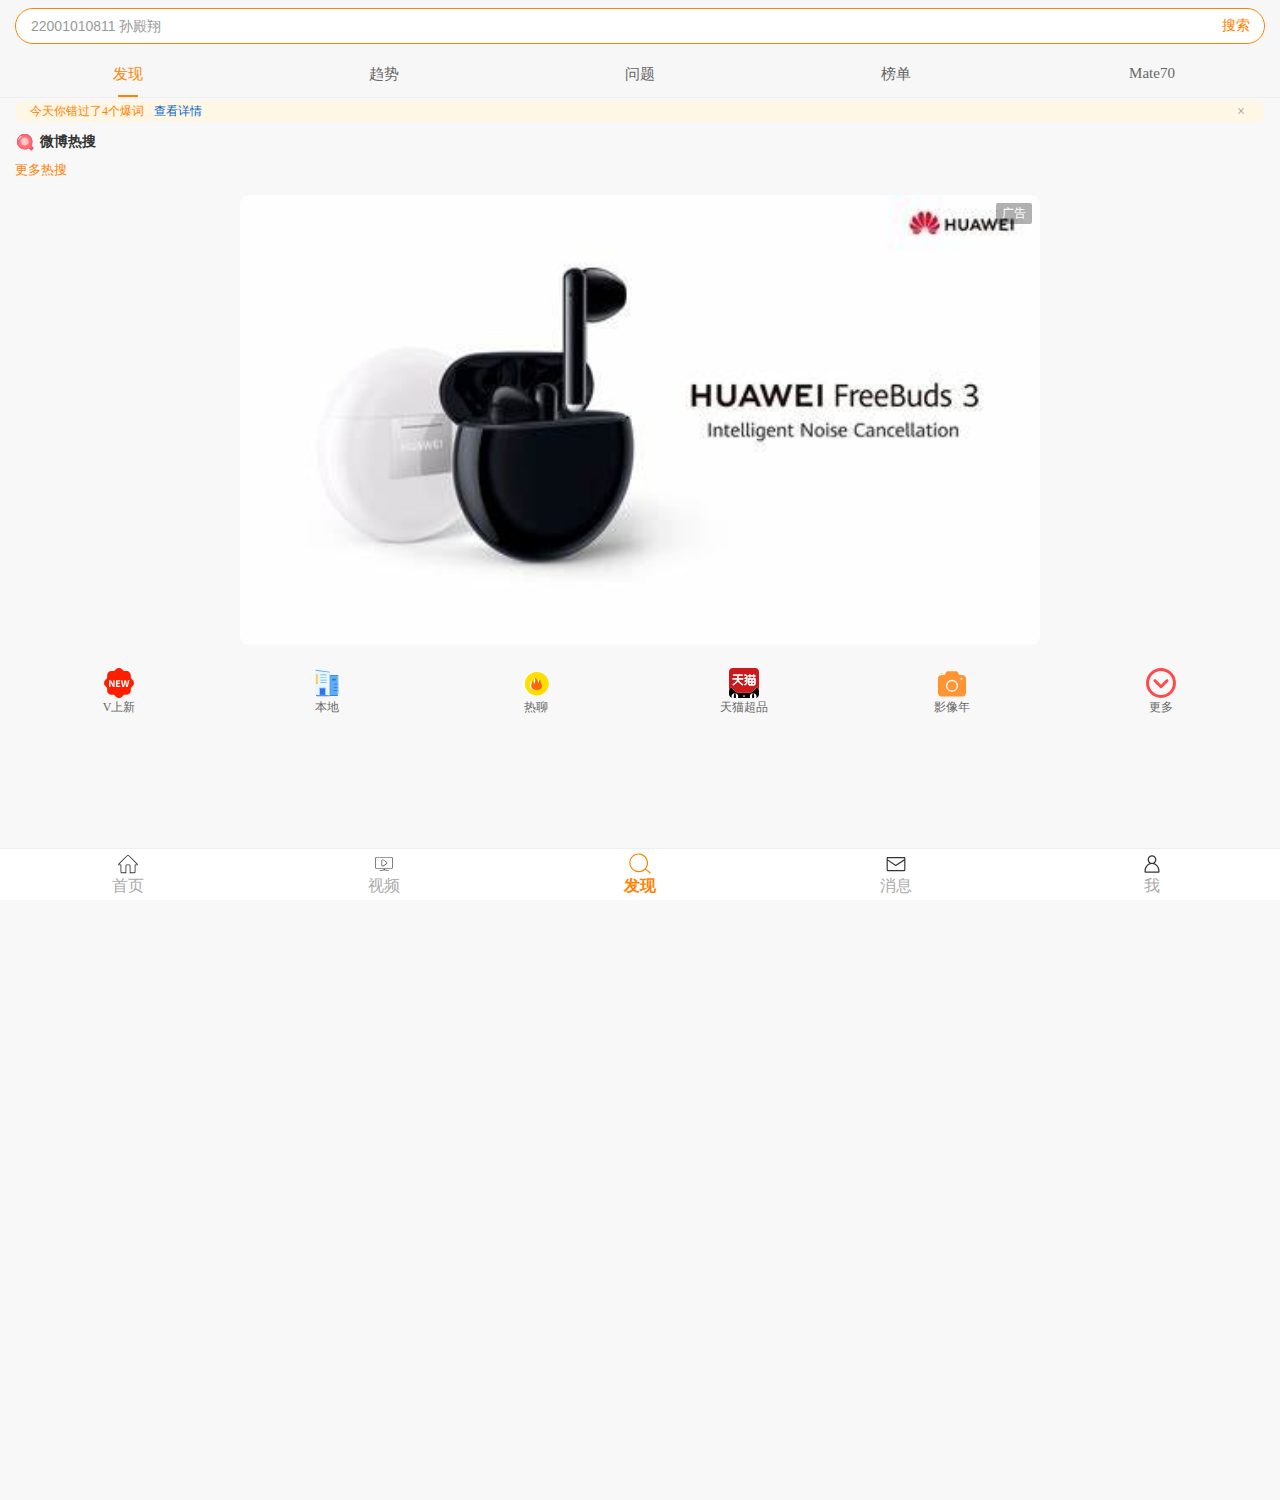
<file: index.html>
<!DOCTYPE html>
<html lang="en">
    <head>
        <meta charset="UTF-8">
        <meta name="viewport" content="width=device-width, initial-scale=1.0, maximum-scale=1.0, user-scalable=no">
        <title>发现页面</title>
        <link rel="stylesheet" href="./css/sundianxiang.css">
        <link rel="stylesheet" href="./css/index.css">
    </head>
<body>
    <!-- 搜索栏 -->
    <div class="sun_search-bar">
        <form action="./html/news.html">
            <input type="text" placeholder="22001010811 孙殿翔">
        </form>
        <span class="sun_search-text">搜索</span>
    </div>

    <!-- 导航栏 -->
    <div class="sun_nav-bar">
        <div class="sun_nav-item active">发现</div>
        <div class="sun_nav-item">趋势</div>
        <div class="sun_nav-item">问题</div>
        <div class="sun_nav-item">榜单</div>
        <div class="sun_nav-item">Mate70</div>
    </div>

    <!-- 热搜 -->
    <div class="sun_hot-tips">
        <span>今天你错过了4个爆词</span>
        <a href="#">查看详情</a>
        <span class="sun_close"">×</span>
    </div>

    <div class="sun_hot-title">
        <svg class="sun_icon" aria-hidden="true">
            <use xlink:href="#icon-sousuo1"></use>
        </svg>
        <span>微博热搜</span>
    </div>

    <div class="sun_hot-list">
        <!-- 热搜信息 -->
        <div class="sun_hot-item sun_more-hot">
            <span class="sun_title">更多热搜</span>
        </div>
    </div>

    <!-- 广告区域 -->
    <div class="sun_advertisement">
        <div class="sun_lunbo">
            <img id="lunbo_img" src="./img/广告1.jpg" alt="轮播图">
            <span class="sun_ad-tag">广告</span>
        </div>
    </div>

    <!-- 图标导航 -->
    <div class="sun_icon-nav">
        <div class="sun_nav-item1">
            <svg class="sun_icon" aria-hidden="true">
                <use xlink:href="#icon-iconfont37newtag"></use>
            </svg>
            <span>V上新</span>
        </div>
        <div class="sun_nav-item1">
            <svg class="sun_icon" aria-hidden="true">
                <use xlink:href="#icon-fangzi"></use>
            </svg>
            <span>本地</span>
        </div>
        <div class="sun_nav-item1">
            <svg class="sun_icon" aria-hidden="true">
                <use xlink:href="#icon-reliao_hover"></use>
            </svg>
            <span>热聊</span>
        </div>
        <div class="sun_nav-item1">
            <svg class="sun_icon" aria-hidden="true">
                <use xlink:href="#icon-tianmao"></use>
            </svg>
            <span>天猫超品</span>
        </div>
        <div class="sun_nav-item1">
            <svg class="sun_icon" aria-hidden="true">
                <use xlink:href="#icon-yingxiangxitong"></use>
            </svg>
            <span>影像年</span>
        </div>
        <div class="sun_nav-item1">
            <svg class="sun_icon" aria-hidden="true">
                <use xlink:href="#icon-xiagengduo"></use>
            </svg>
            <span>更多</span>
        </div>
    </div>

    <!-- 底部导航栏 -->
    <ul class="sun_bottom_nav" id="sun_fixed">
        <li class="sun_nav_item">
                <svg class="sun_icon" aria-hidden="true">
                    <use xlink:href="#icon-shouye"></use>
                </svg>
                <p>首页</p>
        </li>
        <li class="sun_nav_item">
            <svg class="sun_icon" aria-hidden="true">
                <use xlink:href="#icon-shipin"></use>
            </svg>
            <p>视频</p>
        </li>
        <li class="sun_nav_item sun_active">
            <svg class="sun_icon" aria-hidden="true">
                <use xlink:href="#icon-sousuo"></use>
            </svg>
            <p>发现</p>
        </li>
        <li class="sun_nav_item">
            <a href="./html/xiaoxi.html">
                <svg class="sun_icon" aria-hidden="true">
                    <use xlink:href="#icon-duanxinxiaoxi"></use>
                </svg>
                <p>消息</p>
            </a>
        </li>
        <li class="sun_nav_item">
            <a href="./html/geren.html">
                <svg class="sun_icon" aria-hidden="true">
                    <use xlink:href="#icon-wo"></use>
                </svg>
                <p>我</p>
            </a>
        </li>
    </ul>
    <script src="./js/index.js"></script>
    <script src="./fonts/iconfont.js"></script>
</body>
</html>
</file>
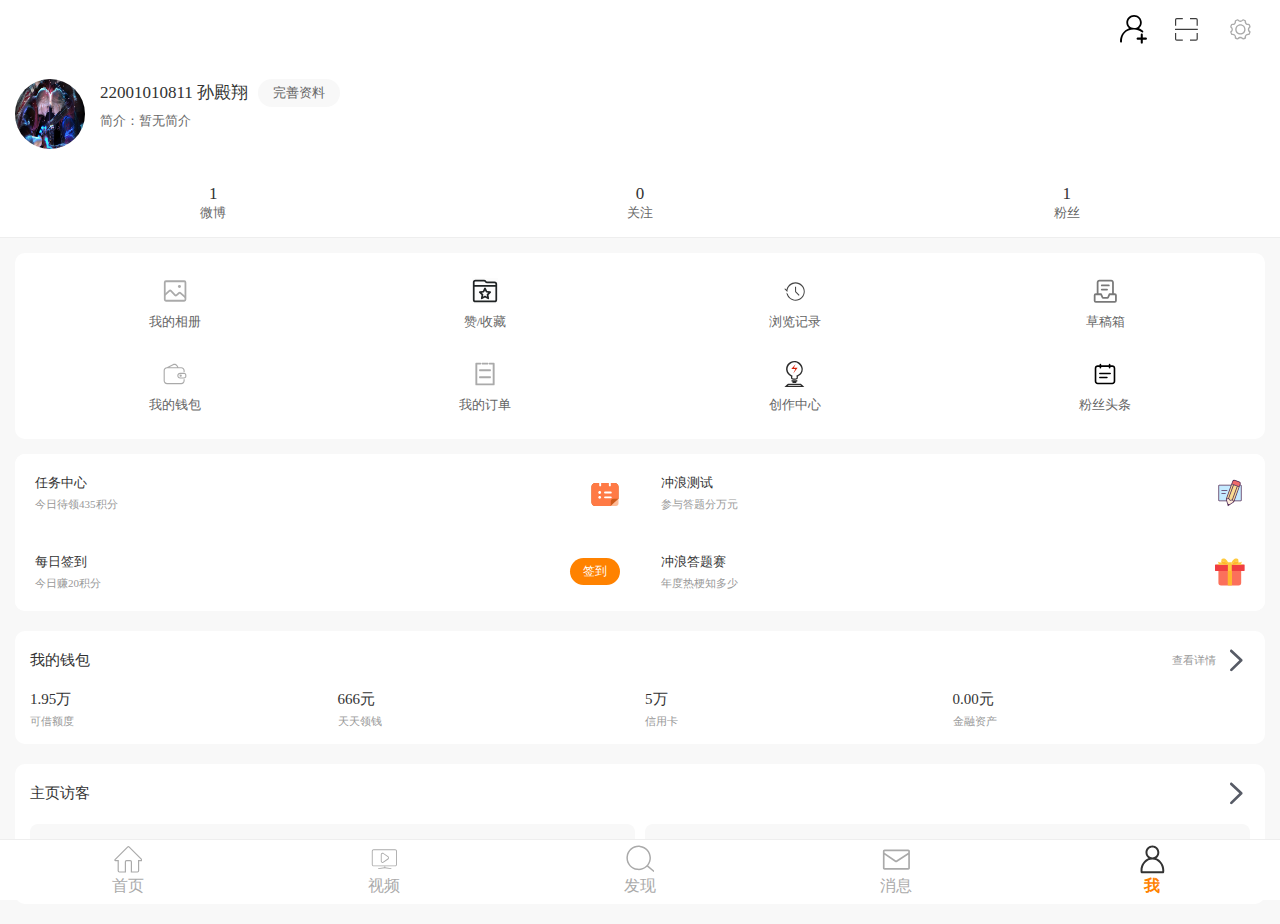
<file: html/geren.html>
<!DOCTYPE html>
<html lang="en">
<head>
    <meta charset="UTF-8">
    <meta name="viewport" content="width=device-width, initial-scale=1.0, maximum-scale=1.0, user-scalable=no">
    <title>个人主页</title>
    <link rel="stylesheet" href="../css/geren.css">
    <link rel="stylesheet" href="../css/sundianxiang.css">
</head>
<body>
    <!-- 顶部图标区 -->
    <div class="sun_top-icons">
        <div class="sun_left"></div>
        <div class="sun_right">
            <svg class="sun_icon" aria-hidden="true">
                <use xlink:href="#icon-tianjiagerenxinxi"></use>
            </svg>
            <svg class="sun_icon" aria-hidden="true">
                <use xlink:href="#icon-saoyisao"></use>
            </svg>
            <svg class="sun_icon" aria-hidden="true">
                <use xlink:href="#icon-shezhi"></use>
            </svg>
        </div>
    </div>

    <!-- 用户信息区 -->
    <div class="sun_user-info">
        <img src="../img/头像.jpg" alt="头像">
        <div class="sun_user-details">
            <div class="sun_username">
                22001010811 孙殿翔 
                <a href="./ziliao.html">
                    <button class="sun_edit-profile">
                        完善资料
                    </button>
                </a>
            </div>
            <div class="sun_bio">简介：暂无简介</div>
        </div>
    </div>

    <!-- 社交 -->
    <div class="sun_social">
        <div class="sun_item">
            <div class="sun_num">1</div>
            <div class="sun_label">微博</div>
        </div>
        <div class="sun_item">
            <div class="sun_num">0</div>
            <div class="sun_label">关注</div>
        </div>
        <div class="sun_item">
            <div class="sun_num">1</div>
            <div class="sun_label">粉丝</div>
        </div>
    </div>

    <!-- 功能菜单 -->
    <div class="sun_function">
        <div class="sun_function-item">
            <svg class="sun_icon" aria-hidden="true">
                <use xlink:href="#icon-tupian"></use>
            </svg>
            <span>我的相册</span>
        </div>
        <div class="sun_function-item">
            <svg class="sun_icon" aria-hidden="true">
                <use xlink:href="#icon-shoucangjia1"></use>
            </svg>
            <span>赞/收藏</span>
        </div>
        <div class="sun_function-item">
            <svg class="sun_icon" aria-hidden="true">
                <use xlink:href="#icon-lishijilu_o"></use>
            </svg>
            <span>浏览记录</span>
        </div>
        <div class="sun_function-item">
            <svg class="sun_icon" aria-hidden="true">
                <use xlink:href="#icon-caogaoxiang"></use>
            </svg>
            <span>草稿箱</span>
        </div>
        <div class="sun_function-item">
            <svg class="sun_icon" aria-hidden="true">
                <use xlink:href="#icon-qianbao"></use>
            </svg>
            <span>我的钱包</span>
        </div>
        <div class="sun_function-item">
            <svg class="sun_icon" aria-hidden="true">
                <use xlink:href="#icon-wodedingdan"></use>
            </svg>
            <span>我的订单</span>
        </div>
        <div class="sun_function-item">
            <svg class="sun_icon" aria-hidden="true">
                <use xlink:href="#icon-chuangzuozhongxin"></use>
            </svg>
            <span>创作中心</span>
        </div>
        <div class="sun_function-item">
            <svg class="sun_icon" aria-hidden="true">
                <use xlink:href="#icon-rili"></use>
            </svg>
            <span>粉丝头条</span>
        </div>
    </div>

    <!-- 任务中心 -->
    <div class="sun_task-center">
        <div class="sun_task-item">
            <div class="sun_task-text">
                <div class="sun_task-title">任务中心</div>
                <div class="sun_task-desc">今日待领435积分</div>
            </div>
            <svg class="sun_icon" aria-hidden="true">
                <use xlink:href="#icon-woderenwu"></use>
            </svg>
        </div>
        <div class="sun_task-item">
            <div class="sun_task-text">
                <div class="sun_task-title">冲浪测试</div>
                <div class="sun_task-desc">参与答题分万元</div>
            </div>
            <svg class="sun_icon" aria-hidden="true">
                <use xlink:href="#icon-ceshi"></use>
            </svg>
        </div>
        <div class="sun_task-item">
            <div class="sun_task-text">
                <div class="sun_task-title">每日签到</div>
                <div class="sun_task-desc">今日赚20积分</div>
            </div>
            <button class="sun_sign-in-btn">签到</button>
        </div>
        <div class="sun_task-item">
            <div class="sun_task-text">
                <div class="sun_task-title">冲浪答题赛</div>
                <div class="sun_task-desc">年度热梗知多少</div>
            </div>
            <svg class="sun_icon" aria-hidden="true">
                <use xlink:href="#icon-libao"></use>
            </svg>
        </div>
    </div>

    <!-- 我的钱包 -->
    <div class="sun_wallet-box">
        <div class="sun_wallet-header">
            <div class="sun_wallet-title">我的钱包</div>
            <div class="sun_wallet">
                <span class="sun_detail-text">查看详情</span>
                <svg class="sun_icon" aria-hidden="true">
                    <use xlink:href="#icon-xiangyou1"></use>
                </svg>
            </div>
        </div>
        <div class="sun_wallet-grid">
            <div>
                <div class="sun_wallet-value">1.95万</div>
                <div class="sun_wallet-label">可借额度</div>
            </div>
            <div>
                <div class="sun_wallet-value">666元</div>
                <div class="sun_wallet-label">天天领钱</div>
            </div>
            <div>
                <div class="sun_wallet-value">5万</div>
                <div class="sun_wallet-label">信用卡</div>
            </div>
            <div>
                <div class="sun_wallet-value">0.00元</div>
                <div class="sun_wallet-label">金融资产</div>
            </div>
        </div>
    </div>

    <!-- 主页访客 -->
    <div class="sun_visitor-box">
        <div class="sun_visitor-header">
            <div class="sun_visitor-title">主页访客</div>
            <div class="sun_visitor-more">
                <svg class="sun_icon" aria-hidden="true">
                    <use xlink:href="#icon-xiangyou1"></use>
                </svg>
            </div>
        </div>
        <div class="sun_visitor-grid">
            <div class="sun_visitor-item">
                <div class="sun_visitor-left">
                    <div class="sun_visitor-label">近期来访</div>
                    <div class="sun_visitor-count">访客总数0</div>
                </div>
                <div class="sun_visitor-avatar">
                    <img src="../img/头像.jpg" alt="默认头像">
                </div>
            </div>
            <div class="sun_visitor-item">
                <div class="sun_visitor-left">
                    <div class="sun_visitor-label">我的访问</div>
                    <div class="sun_visitor-desc">管理访问记录</div>
                </div>
                <div class="sun_visitor-avatars">
                    <img src="../img/头像.jpg" alt="访问头像">
                    <img src="../img/头像.jpg" alt="访问头像">
                    <img src="../img/头像.jpg" alt="访问头像">
                </div>
            </div>
        </div>
    </div>

    <!-- 底部导航栏 -->
    <ul class="sun_bottom_nav" id="sun_fixed">
        <li class="sun_nav_item">
                <svg class="sun_icon" aria-hidden="true">
                    <use xlink:href="#icon-shouye"></use>
                </svg>
                <p>首页</p>
        </li>
        <li class="sun_nav_item">
            <svg class="sun_icon" aria-hidden="true">
                <use xlink:href="#icon-shipin"></use>
            </svg>
            <p>视频</p>
        </li>
        <li class="sun_nav_item">
            <a href="../index.html">
                <svg class="sun_icon" aria-hidden="true">
                    <use xlink:href="#icon-sousuo"></use>
                </svg>
                <p>发现</p>
            </a>
        </li>
        <li class="sun_nav_item">
            <a href="./xiaoxi.html">
                <svg class="sun_icon" aria-hidden="true">
                    <use xlink:href="#icon-duanxinxiaoxi"></use>
                </svg>
                <p>消息</p>
            </a>
        </li>
        <li class="sun_nav_item sun_active">
            <svg class="sun_icon" aria-hidden="true">
                <use xlink:href="#icon-wo"></use>
            </svg>
            <p>我</p>
        </li>
    </ul>
    <script src="../js/geren.js"></script>
    <script src="../fonts/iconfont.js"></script>
</body>
</html></html>
</file>
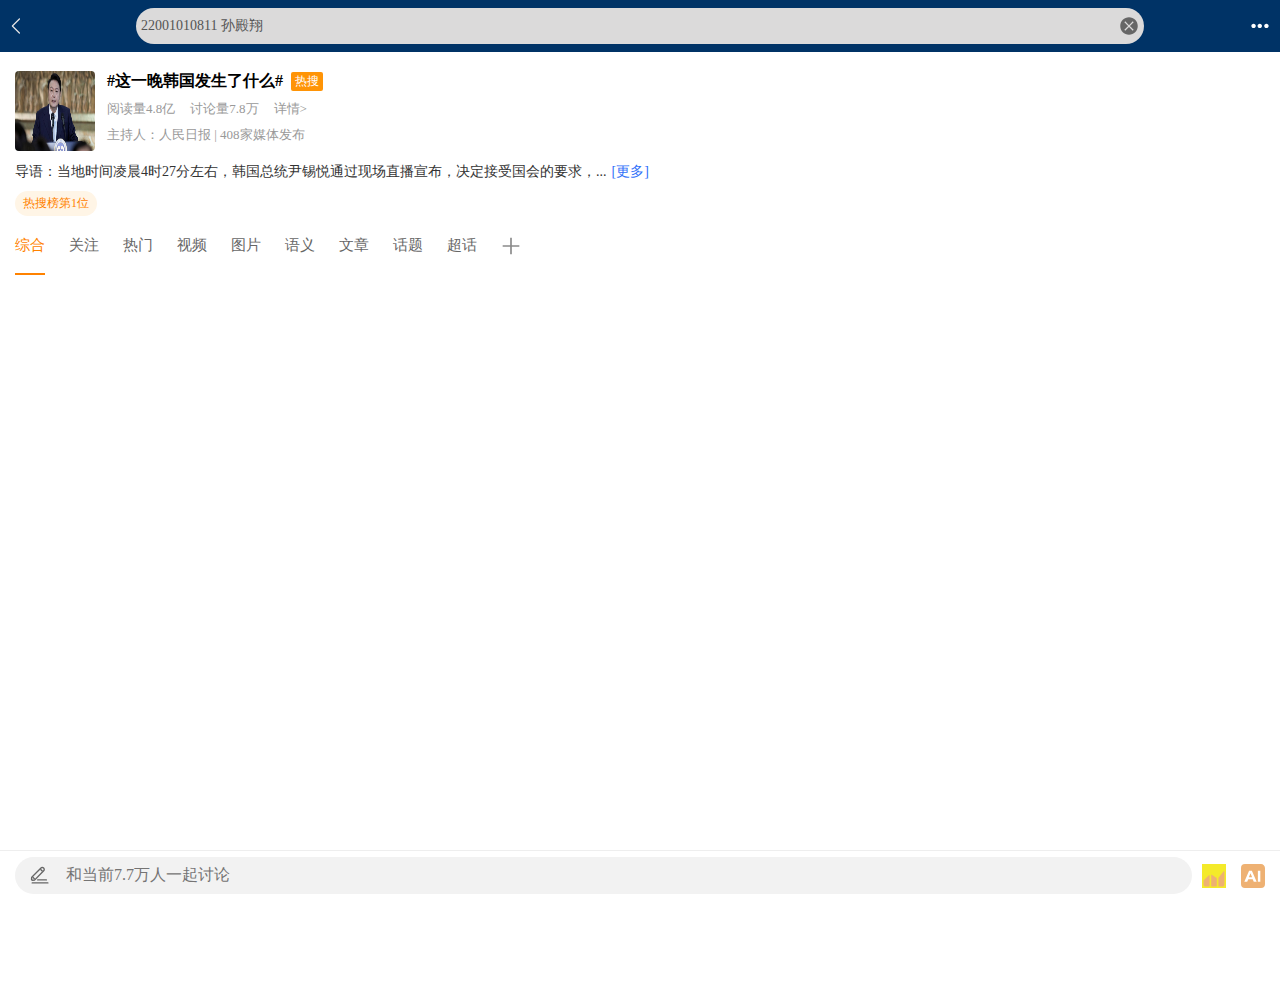
<file: html/huati.html>
<!DOCTYPE html>
<html lang="en">
<head>
    <meta charset="UTF-8">
    <meta name="viewport" content="width=device-width, initial-scale=1.0, maximum-scale=1.0, user-scalable=no">
    <title>话题页面</title>
    <link rel="stylesheet" href="../css/huati.css">
</head>
<body>
    <!-- 顶部导航 -->
    <div class="sun_header">
        <a href="../index.html">
            <svg class="icon" aria-hidden="true">
                <use xlink:href="#icon-zuo"></use>
            </svg>
        </a>

        <div class="sun_search_bar">
            <span>22001010811 孙殿翔</span>
            <svg class="icon" aria-hidden="true">
                <use xlink:href="#icon-cuowuguanbiquxiao-yuankuang"></use>
            </svg>
        </div>
        <svg class="icon" aria-hidden="true">
            <use xlink:href="#icon-sangediandian"></use>
        </svg>
    </div>

    <!-- 主要内容区 -->
    <div class="sun_main_content">
        <!-- json热搜信息 -->
        <div class="sun_hot_topic">
            <div class="sun_topic_info">
                <img alt="话题图片" src="../img/尹锡悦.jpg">
                <div class="sun_topic_text">
                    <h2 class="sun_topic_title">
                        #这一晚韩国发生了什么#
                        <span class="sun_hot_tag">热搜</span>
                    </h2>
                    <div class="sun_topic_meta">
                        <span>阅读量4.8亿</span>
                        <span>讨论量7.8万</span>
                        <span>详情></span>
                    </div>
                    <div class="sun_topic_desc">
                        <span>主持人：人民日报 | 408家媒体发布</span>
                    </div>
                </div>
            </div>
            <div class="sun_topic_content">
                <span>导语：当地时间凌晨4时27分左右，韩国总统尹锡悦通过现场直播宣布，决定接受国会的要求，...</span>
                <span class="sun_more">[更多]</span>
            </div>
            <div class="sun_rank_tag">热搜榜第1位</div>
        </div>

        <!-- 标签导航 -->
        <div class="sun_nav_tabs">
            <div class="sun_tab sun_active">综合</div>
            <div class="sun_tab">关注</div>
            <div class="sun_tab">热门</div>
            <div class="sun_tab">视频</div>
            <div class="sun_tab">图片</div>
            <div class="sun_tab">语义</div>
            <div class="sun_tab">文章</div>
            <div class="sun_tab">话题</div>
            <div class="sun_tab">超话</div>
            <svg class="icon" aria-hidden="true">
                <use xlink:href="#icon-jia"></use>
            </svg>
        </div>

        <!-- 新闻内容 -->
        <div id="newsContainer">
            <template id="newsTemplate">
                <div class="sun_news_item">
                    <div class="sun_news_header">
                        <div class="sun_publisher_info">
                            <img class="sun_publisher_avatar">
                            <div class="sun_publisher_detail">
                                <span class="sun_publisher_name"></span>
                                <span class="sun_publish_time"></span>
                            </div>
                        </div>
                        <button class="sun_follow_btn">+ 关注</button>
                    </div>
                    
                    <div class="sun_news_body">
                        <div class="sun_news_text"></div>
                        <div class="sun_news_image">
                            <img alt="新闻图片">
                            <div class="sun_video_info hidden">
                                <div class="sun_video_views"></div>
                                <div class="sun_video_duration"></div>
                            </div>
                            <div class="sun_video_title hidden"></div>
                        </div>
                    </div>
                    
                    <div class="sun_news_footer">
                        <div class="sun_interaction">
                            <div class="sun_action_item">
                                <svg class="icon" aria-hidden="true">
                                    <use xlink:href="#icon-zhuanfa"></use>
                                </svg>
                                <span class="forward-count"></span>
                            </div>
                            <div class="sun_action_item">
                                <svg class="icon" aria-hidden="true">
                                    <use xlink:href="#icon-pinglun"></use>
                                </svg>
                                <span class="comment-count"></span>
                            </div>
                            <div class="sun_action_item">
                                <svg class="icon" aria-hidden="true">
                                    <use xlink:href="#icon-good"></use>
                                </svg>
                                <span class="like-count"></span>
                            </div>
                        </div>
                    </div>
                    <div class="sun_divider"></div>
                </div>
            </template>
            <template id="newsTemplate">
                <div class="sun_news_item">
                    <div class="sun_news_header">
                        <div class="sun_publisher_info">
                            <img class="sun_publisher_avatar">
                            <div class="sun_publisher_detail">
                                <span class="sun_publisher_name"></span>
                                <span class="sun_publish_time"></span>
                            </div>
                        </div>
                        <button class="sun_follow_btn">+ 关注</button>
                    </div>
                    
                    <div class="sun_news_body">
                        <div class="sun_news_text"></div>
                        <div class="sun_news_image">
                            <img alt="新闻图片">
                            <div class="sun_video_info hidden">
                                <div class="sun_video_views"></div>
                                <div class="sun_video_duration"></div>
                            </div>
                            <div class="sun_video_title hidden"></div>
                        </div>
                    </div>
                    
                    <div class="sun_news_footer">
                        <div class="sun_interaction">
                            <div class="sun_action_item">
                                <svg class="icon" aria-hidden="true">
                                    <use xlink:href="#icon-zhuanfa"></use>
                                </svg>
                                <span class="forward-count"></span>
                            </div>
                            <div class="sun_action_item">
                                <svg class="icon" aria-hidden="true">
                                    <use xlink:href="#icon-pinglun"></use>
                                </svg>
                                <span class="comment-count"></span>
                            </div>
                            <div class="sun_action_item">
                                <svg class="icon" aria-hidden="true">
                                    <use xlink:href="#icon-good"></use>
                                </svg>
                                <span class="like-count"></span>
                            </div>
                        </div>
                    </div>
                    <div class="sun_divider"></div>
                </div>
            </template>
        </div>
    </div>
    <!-- 底部导航 -->
    <div class="sun_safe_area_bottom"></div>
    <div class="sun_bottom_search">
        <div class="sun_bottom_text">
            <svg class="icon" aria-hidden="true">
                <use xlink:href="#icon-xie"></use>
            </svg>
            <span>和当前7.7万人一起讨论</span>
        </div>
        <div class="sun_bottom_icons">
            <svg class="icon" aria-hidden="true">
                <use xlink:href="#icon-shuju"></use>
            </svg>
            <svg class="icon" aria-hidden="true">
                <use xlink:href="#icon-AIsousuo"></use>
            </svg>
        </div>
    </div>
    <script src="../fonts/iconfont.js"></script>
    <script src="../js/huati.js"></script>
</body>
</html>
</file>
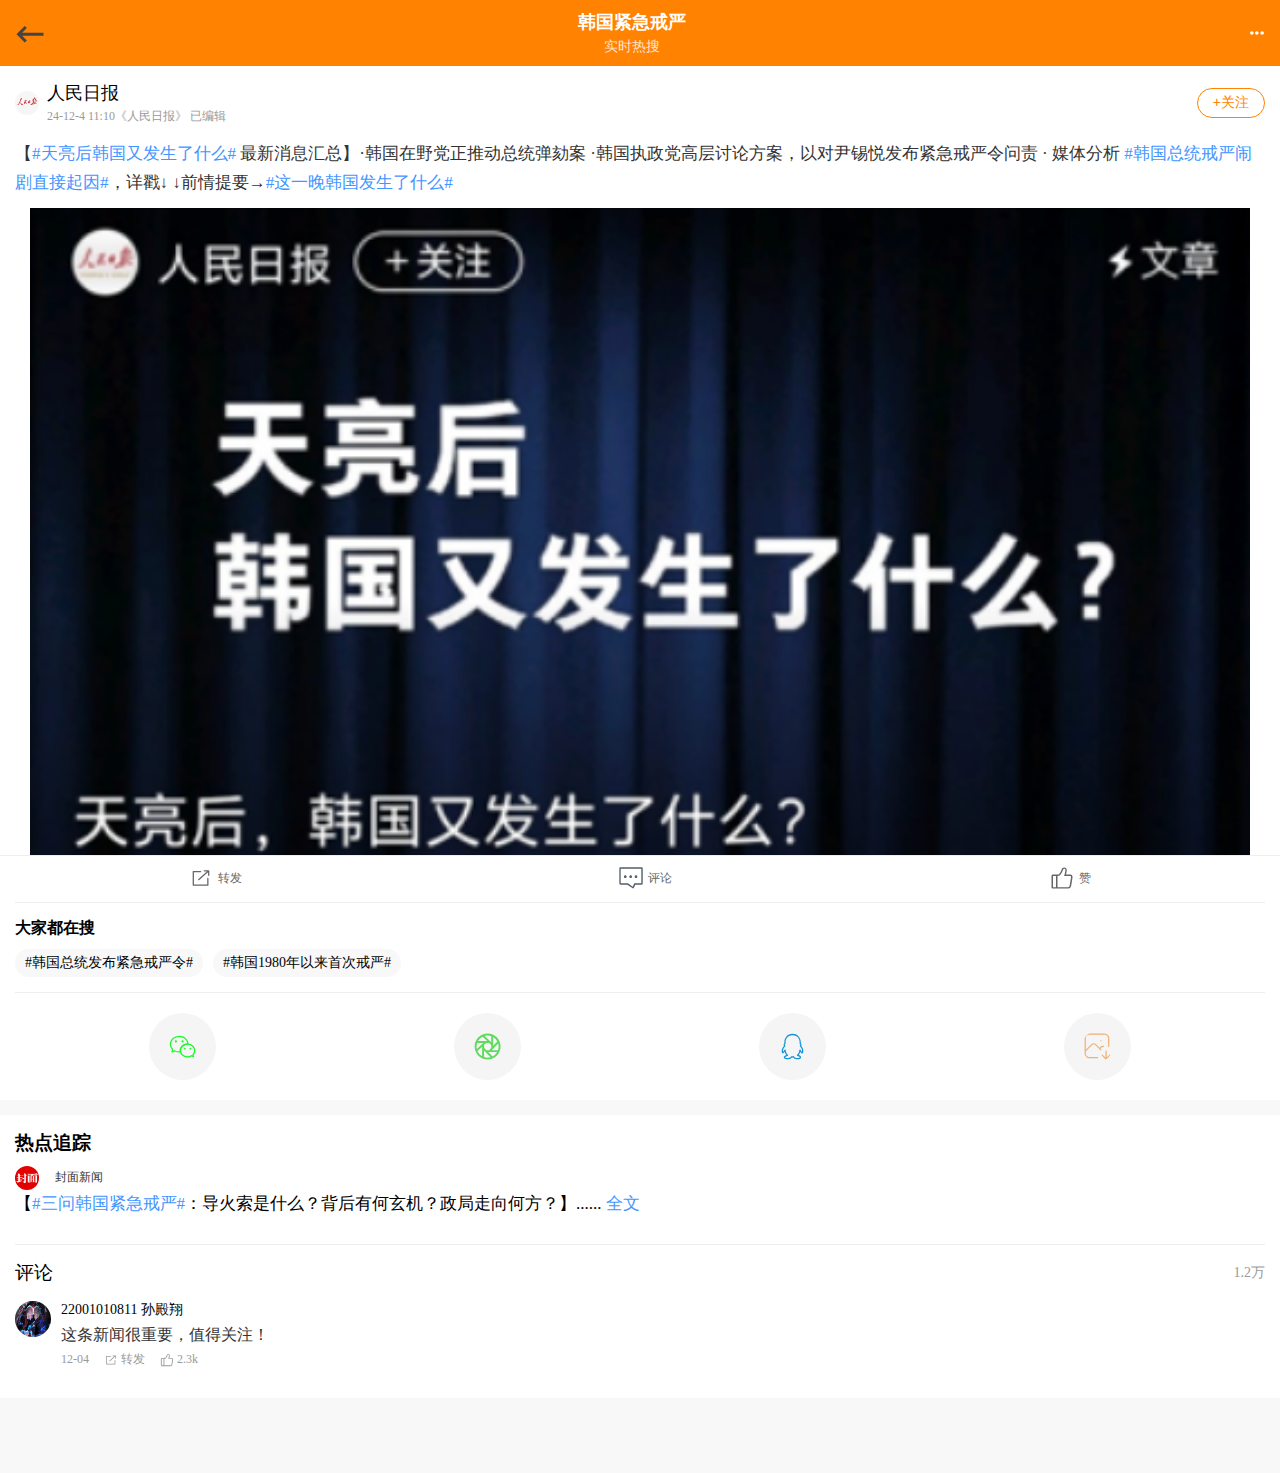
<file: html/news.html>
<!DOCTYPE html>
<html lang="en">
<head>
    <meta charset="UTF-8">
    <meta name="viewport" content="width=device-width, initial-scale=1.0, maximum-scale=1.0, user-scalable=no">
    <title>内容页面</title>
    <link rel="stylesheet" href="../css/news.css">
</head>
<body>
    <!-- 顶部导航栏 -->
    <div class="sun_search_bar">
        <div class="sun_nav_icons">
            <a href="./huati.html">
                <svg class="icon" aria-hidden="true">
                    <use xlink:href="#icon-jiantou_xiangzuo"></use>
                </svg>
            </a>
            
            <svg class="icon" aria-hidden="true">
                <use xlink:href="#icon-caidan"></use>
            </svg>
        </div>
        <div class="sun_search_content">
            <div class="sun_search_keyword">韩国紧急戒严</div>
            <span class="sun_search_label">实时热搜</span>
        </div>
        <svg class="icon" aria-hidden="true">
            <use xlink:href="#icon-sangediandian"></use>
        </svg>
    </div>

    <!-- 新闻内容 -->
    <div class="sun_news_content">
        <div class="sun_content_box">
            <div class="sun_news_header">
                <div class="sun_source_info">
                    <img src="../img/人民日报头像.png" alt="人民日报" class="sun_source_logo">
                    <div class="sun_source_detail">
                        <span class="sun_source">人民日报</span>
                        <span class="sun_source_date">24-12-4 11:10《人民日报》 已编辑</span>
                    </div>
                </div>
                <button class="sun_follow_btn">+关注</button>
            </div>

            <div class="sun_news_summary">
                <p class="sun_summary_content">
                【<a href="#">#天亮后韩国又发生了什么#</a> 最新消息汇总】·韩国在野党正推动总统弹劾案 ·韩国执政党高层讨论方案，以对尹锡悦发布紧急戒严令问责 ·
                媒体分析 <a href="#">#韩国总统戒严闹剧直接起因#</a>，详戳↓ ↓前情提要→<a href="#">#这一晚韩国发生了什么#</a>
                </p>
            </div>

            <div class="sun_news_img">
                <img src="../img/人们日报.png" alt="新闻图片">
            </div>

            <!-- 相关搜索 -->
            <div class="sun_related_search">
                <span class="sun_search_title">大家都在搜</span>
                <div class="sun_search_tags">
                    <span class="sun_tag">#韩国总统发布紧急戒严令#</span>
                    <span class="sun_tag">#韩国1980年以来首次戒严#</span>
                </div>
            </div>

            <!-- 分享 -->
            <div class="sun_share_icons">
                <div class="sun_share_item">
                    <svg class="icon" aria-hidden="true">
                        <use xlink:href="#icon-weixin"></use>
                    </svg>
                </div>
                <div class="sun_share_item">
                    <svg class="icon" aria-hidden="true">
                        <use xlink:href="#icon-pengyouquan"></use>
                    </svg>
                </div>
                <div class="sun_share_item">
                    <svg class="icon" aria-hidden="true">
                        <use xlink:href="#icon-QQ"></use>
                    </svg>
                </div>
                <div class="sun_share_item">
                    <svg class="icon" aria-hidden="true">
                        <use xlink:href="#icon-tupianxiazai"></use>
                    </svg>
                </div>
            </div>
        </div>

        <div class="sun_content_box">
            <!-- 热点追踪 -->
            <div class="sun_hot_track">
                <div class="sun_track_box">
                    <div class="sun_track_header">
                        <span class="sun_track_title">热点追踪</span>
                    </div>
                    <div class="sun_source_info">
                        <img src="../img/封面新闻.jpg" alt="封面新闻" class="sun_source_logo">
                        <span class="sun_source_tag">封面新闻</span>
                    </div>
                    <div class="sun_track_content">
                        <p>【<a href="#">#三问韩国紧急戒严#</a>：导火索是什么？背后有何玄机？政局走向何方？】...... <a href="#">全文</a></p>
                    </div>
                </div>
            </div>

            <!-- 评论区 -->
            <div class="sun_comments_section">
                <div class="sun_comments_header">
                    <span class="sun_comments_title">评论</span>
                    <span class="sun_comments_count">1.2万</span>
                </div>
                <div class="sun_comments_list">
                    <div class="sun_comment_item">
                        <img src="../img/头像.jpg" alt="用户头像" class="sun_comment_avatar">
                        <div class="sun_comment_content">
                            <div class="sun_comment_user">22001010811 孙殿翔</div>
                            <div class="sun_comment_text">这条新闻很重要，值得关注！</div>
                            <div class="sun_comment_info">
                                <span class="sun_comment_time">12-04</span>
                                <span class="sun_comment_action">
                                    <svg class="icon" aria-hidden="true">
                                        <use xlink:href="#icon-zhuanfa"></use>
                                    </svg>
                                    <span>转发</span>
                                </span>
                                <span class="sun_comment_like">
                                    <svg class="icon" aria-hidden="true">
                                        <use xlink:href="#icon-good"></use>
                                    </svg>
                                    <span>2.3k</span>
                                </span>
                            </div>
                        </div>
                    </div>
                </div>
            </div>
        </div>
    </div>

    <!-- 底部操作栏 -->
    <div class="sun_action_bar">
        <div class="sun_action_item">
            <svg class="icon" aria-hidden="true">
                <use xlink:href="#icon-zhuanfa"></use>
            </svg>
            <span>转发</span>
        </div>
        <div class="sun_action_item">
            <svg class="icon" aria-hidden="true">
                <use xlink:href="#icon-pinglun"></use>
            </svg>
            <span>评论</span>
        </div>
        <div class="sun_action_item">
            <svg class="icon" aria-hidden="true">
                <use xlink:href="#icon-good"></use>
            </svg>
            <span>赞</span>
        </div>
    </div>
    <script src="../js/news.js"></script>
    <script src="../fonts/iconfont.js"></script>
</body>
</html>
</file>
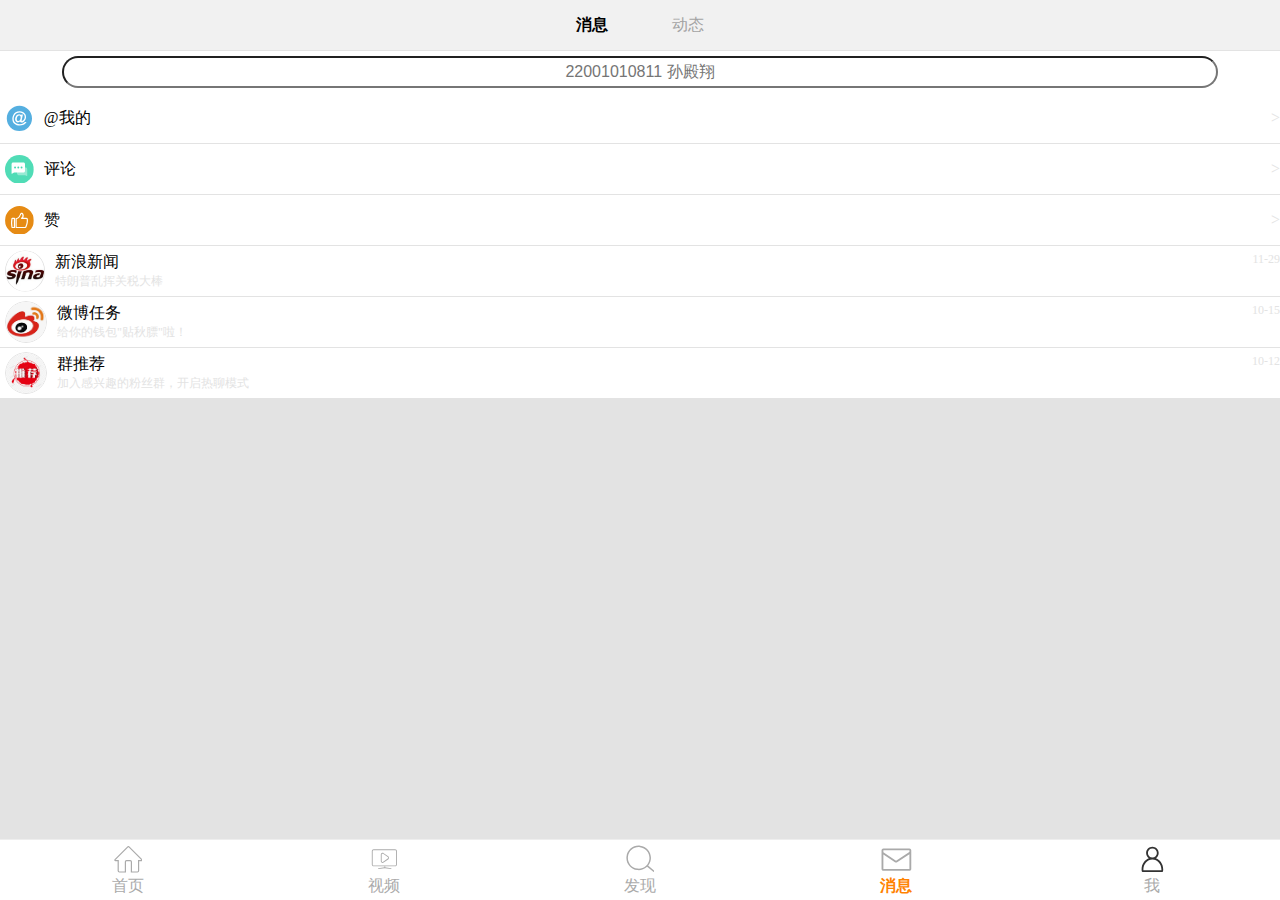
<file: html/xiaoxi.html>
<!DOCTYPE html>
<html lang="en">
<head>
    <meta charset="UTF-8">
    <meta name="viewport" content="width=device-width, initial-scale=1.0, maximum-scale=1.0, user-scalable=no">
    <link rel="stylesheet" href="../css/sundianxiang.css">
    <link rel="stylesheet" href="../css/xiaoxi.css">
    <title>消息页面</title>
</head>
<body>
    <div class="sun_tab">
        <ul id="sun_shangdaohang">
            <li>
                <div class="sun_t_title">
                    <span class="sun_cur" style="padding-right: 60px;">消息</span>
                    <span>动态</span>
                </div>
            </li>
        </ul>

        <div>
            <input placeholder="22001010811 孙殿翔" class="sun_input"/>
        </div>

        <div class="sun_tc sun_show">
                <div class="sun_neirong_title">
                    <svg class="sun_icon" aria-hidden="true">
                        <use xlink:href="#icon-notice-aite"></use>
                    </svg>
                    <p>@我的</p>
                    <div class="sun_right">></div>
                </div>
                <div class="sun_neirong_title">
                    <svg class="sun_icon" aria-hidden="true">
                        <use xlink:href="#icon-xiaoxipinglun"></use>
                    </svg>
                    <p>评论</p>
                    <div class="sun_right">></div>
                </div>
                <div class="sun_neirong_title">
                    <svg class="sun_icon" aria-hidden="true">
                        <use xlink:href="#icon-pailietubiao-24"></use>
                    </svg>
                    <p>赞</p>
                    <div class="sun_right">></div>
                </div>
                <div class="sun_neirong_title">
                    <img src="../img/新浪新闻.png">
                    <div class="sun_neirong">
                        <div class="sun_text_top">
                            新浪新闻
                            <div class="sun_text_time">11-29</div>
                        </div>
                        <div class="sun_text_bottom">特朗普乱挥关税大棒</div>
                    </div>
                </div>
                <div class="sun_neirong_title">
                    <img src="../img/微博任务.png">
                    <div class="sun_neirong">
                        <div class="sun_text_top">
                            微博任务
                            <div class="sun_text_time">10-15</div>
                        </div>
                        <div class="sun_text_bottom">给你的钱包"贴秋膘"啦！</div>
                    </div>
                </div>
                <div class="sun_neirong_title">
                    <img src="../img/群推荐.png">
                    <div class="sun_neirong">
                        <div class="sun_text_top">
                            群推荐
                            <div class="sun_text_time">10-12</div>
                        </div>
                        <div class="sun_text_bottom">加入感兴趣的粉丝群，开启热聊模式</div>
                    </div>
                </div>
        </div>

        <div class="sun_tc" style="font-size: 24px; text-align: center; color: #c0c0c0;">
            22001010811 孙殿翔 您暂时还没有动态
        </div>

        <ul class="sun_bottom_nav" id="sun_fixed">
            <li class="sun_nav_item">
                    <svg class="sun_icon" aria-hidden="true">
                        <use xlink:href="#icon-shouye"></use>
                    </svg>
                    <p>首页</p>
            </li>
            <li class="sun_nav_item">
                <svg class="sun_icon" aria-hidden="true">
                    <use xlink:href="#icon-shipin"></use>
                </svg>
                <p>视频</p>
            </li>
            <li class="sun_nav_item">
                <a href="../index.html">
                    <svg class="sun_icon" aria-hidden="true">
                        <use xlink:href="#icon-sousuo"></use>
                    </svg>
                    <p>发现</p>
                </a>
            </li>
            <li class="sun_nav_item sun_active">
                <svg class="sun_icon" aria-hidden="true">
                    <use xlink:href="#icon-duanxinxiaoxi"></use>
                </svg>
                <p>消息</p>
            </li>
            <li class="sun_nav_item">
                <a href="./geren.html">
                    <svg class="sun_icon" aria-hidden="true">
                        <use xlink:href="#icon-wo"></use>
                    </svg>
                    <p>我</p>
                </a>
            </li>
        </ul>
    </div>

    <script src="../js/xiaoxi.js"></script>
    <script src="../fonts/iconfont.js"></script>
    
</body>
</html>
</file>
<file: css/sundianxiang.css>
/* 底部导航 */
.sun_bottom_nav {
    width: 100%;
    position: fixed;
    bottom: 0;
    left: 0;
    right: 0;
    background: #fff;
    display: flex;
    z-index: 100;
    border-top: 1px solid #eee;
    padding: 5px 0;
}

/* 添加全局链接样式 */
a {
    text-decoration: none;
    color: inherit;
}

a:hover, a:visited, a:active {
    color: inherit;
}

.sun_nav_item {
    width: 20%;
    text-align: center;
    cursor: pointer;
    list-style: none;
}

.sun_nav_item p {
    font-size: 1rem;
    color: #aaa;
    line-height: 1.2;
    transition: all 0.2s;
}

.sun_icon {
    vertical-align: -0.15em;
    fill: #aaa;
    overflow: hidden;
    width: 1.8rem;
    height: 1.8rem;
    transition: all 0.2s;
}

/* 修改激活状态的样式 */
.sun_nav_item.sun_active p,
.sun_nav_item.sun_active .sun_icon {
    color: #ff8200;
    font-weight: bold;
}

.sun_nav_item.sun_active .sun_icon {
    transform: scale(1.1);
}

/* 响应式设计 */
@media screen and (max-width: 1200px) {
    .sun_nav_item p {
        font-size: 0.9rem;
    }
    .sun_icon {
        width: 1.6rem;
        height: 1.6rem;
    }
}

@media screen and (max-width: 1000px) {
    .sun_nav_item p {
        font-size: 0.8rem;
    }
    .sun_icon {
        width: 1.4rem;
        height: 1.4rem;
    }
}

@media screen and (max-width: 800px) {
    .sun_nav_item p {
        font-size: 0.7rem;
    }
    .sun_icon {
        width: 1.2rem;
        height: 1.2rem;
    }
}
</file>
<file: css/index.css>
/* 基础样式 */
* {
    margin: 0;
    padding: 0;
    box-sizing: border-box;
}

body {
    background-color: #f8f8f8;
    color: #333;
    min-height: 1500px;
}

/* 搜索栏 */
.sun_search-bar {
    padding: 8px 15px;
    display: flex;
    align-items: center;
    background: #f7f7f7;
    position: relative;
}

.sun_search-bar form {
    flex: 1;
}

.sun_search-bar input {
    width: 100%;
    padding: 8px 15px;
    padding-right: 50px;
    border: 1px solid #ff8200;
    border-radius: 20px;
    background: #fff;
    font-size: 14px;
    height: 36px;
}

.sun_search-bar input::placeholder {
    color: #999;
}

.sun_search-text {
    position: absolute;
    right: 25px;
    color: #ff8200;
    font-size: 14px;
    cursor: pointer;
    padding: 0 5px;
}

/* 导航栏 */
.sun_nav-bar {
    display: flex;
    padding: 8px 0;
    border-bottom: 1px solid #eee;
    background: #f7f7f7;
}

.sun_nav-item {
    flex: 1;
    text-align: center;
    font-size: 15px;
    color: #666;
    padding: 5px 0;
}

.sun_nav-item:first-child {
    color: #ff8200;
    font-weight: normal;
    position: relative;
}

.sun_nav-item:first-child::after {
    content: '';
    position: absolute;
    bottom: -8px;
    left: 50%;
    transform: translateX(-50%);
    width: 20px;
    height: 2px;
    background: #ff8200;
}

/* 热搜提示 */
.sun_hot-tips {
    display: flex;
    align-items: center;
    padding: 2px 15px;
    background: #fff7e6;
    font-size: 12px;
    border-radius: 8px;
    margin: 3px 15px 0;
}

.sun_hot-tips span:first-child {
    color: #ff8200;
}

.sun_hot-tips a {
    color: #0066cc;
    margin-left: 10px;
    text-decoration: none;
    font-size: 12px;
}

.sun_hot-tips a:hover {
    opacity: 0.8;
}

.sun_hot-tips .sun_close {
    margin-left: auto;
    color: #999;
    cursor: pointer;
    padding: 0 5px;
    font-size: 14px;
    user-select: none;
}

.sun_hot-tips .sun_close:hover {
    color: #666;
}

/* 热搜区域 */
.sun_hot-title {
    padding: 10px 15px 1px;
    display: flex;
    align-items: center;
    gap: 5px;
}

.sun_hot-title span {
    font-size: 14px;
    color: #333;
    font-weight: bold;
}

.sun_hot-list {
    padding: 0 15px;
    display: flex;
    flex-wrap: wrap;
    justify-content: space-between;
    width: 100%;
}

.sun_hot-item {
    width: calc(50% - 8px);
    display: flex;
    align-items: center;
    padding: 8px 0;
    gap: 4px;
}

.sun_hot-item .sun_title {
    font-size: 14px;
    white-space: nowrap;
    overflow: hidden;
    text-overflow: ellipsis;
    color: #333;
    flex: 1;
}

.sun_hot-item.sun_more-hot .sun_title {
    color: #ff8200;
    font-size: 13px;
}

/* 广告区域 */
.sun_advertisement {
    width: 100%;
    margin: 8px auto;
    position: relative;
    max-width: 800px;
}

.sun_advertisement img {
    width: 100%;
    border-radius: 8px;
}

.sun_ad-tag {
    position: absolute;
    right: 8px;
    top: 8px;
    background: rgba(0,0,0,0.3);
    color: white;
    padding: 2px 6px;
    border-radius: 2px;
    font-size: 12px;
    z-index: 2;
}

/* 图标导航 */
.sun_icon-nav {
    display: flex;
    flex-wrap: wrap;
    padding: 15px 15px 0;
    margin-bottom: -10px;
}

.sun_icon-nav .sun_nav-item1 {
    width: 16.666%;
    display: flex;
    flex-direction: column;
    align-items: center;
    padding: 0;
    text-align: center;
    height: 70px;
    justify-content: flex-start;
}

.sun_icon-nav span {
    font-size: 12px;
    color: #666;
    display: block;
    width: 100%;
    text-align: center;
    line-height: 1.2;
    margin-top: 2px;
}

.sun_icon-nav .sun_icon {
    width: 30px;
    height: 30px;
}

.sun_icon {
    width: 20px;
    height: 20px;
    vertical-align: -0.15em;
    fill: currentColor;
    overflow: hidden;
}

.sun_tag {
    font-size: 12px;
    padding: 1px 4px;
    border-radius: 2px;
    flex-shrink: 0;
    height: 16px;
    line-height: 14px;
    display: inline-flex;
    align-items: center;
}

.sun_tag.sun_hot {
    background: #ff3852;
    color: white;
}

.sun_tag.sun_new {
    background: #ff9406;
    color: white;
}

/* 修改轮播图相关样式 */
.sun_lunbo {
    width: 100%;
    position: relative;
    overflow: hidden;
    border-radius: 8px;
    padding-bottom: 56.25%;
    background-color: #f5f5f5;
}

.sun_lunbo img {
    width: 100%;
    height: 100%;
    position: absolute;
    top: 0;
    left: 0;
    object-fit: cover;
    display: block;
    transition: opacity 0.3s ease;
}
</file>
<file: css/geren.css>
/* 基础样式 */
* {
    margin: 0;
    padding: 0;
    box-sizing: border-box;
}

body {
    background: #f8f8f8;
    color: #333;
}

ul {
    list-style: none;
}

.sun_icon {
    width: 1em;
    height: 1em;
    vertical-align: -0.15em;
    fill: currentColor;
    overflow: hidden;
}

/* 顶部区域 */
.sun_top-icons {
    display: flex;
    justify-content: space-between;
    padding: 15px;
    background: #fff;
}

.sun_right {
    display: flex;
    gap: 25px;
    padding-right: 10px;
    color: #666;
}

/* 用户信息区域 */
.sun_user-info {
    display: flex;
    padding: 20px 15px;
    gap: 15px;
    align-items: flex-start;
    background: #fff;
}

.sun_user-info img {
    width: 70px;
    height: 70px;
    border-radius: 50%;
}

.sun_username {
    font-size: 17px;
    font-weight: 500;
    margin-bottom: 5px;
    display: flex;
    align-items: center;
    justify-content: space-between;
    gap: 10px;
    white-space: nowrap;
    overflow: hidden;
}

.sun_edit-profile {
    background: #f8f8f8;
    border: none;
    padding: 5px 15px;
    border-radius: 15px;
    display: flex;
    align-items: center;
    gap: 5px;
    font-size: 13px;
    color: #666;
    flex-shrink: 0;
}

.sun_bio {
    font-size: 13px;
    color: #666;
    margin-bottom: 10px;
}

/* 社交 */
.sun_social {
    display: flex;
    justify-content: space-around;
    padding: 15px 0;
    border-bottom: 1px solid #eee;
    background: #fff;
}

.sun_item {
    text-align: center;
}

.sun_num {
    font-size: 17px;
    font-weight: 500;
}

.sun_label {
    font-size: 13px;
    color: #666;
}

/* 功能菜单 */
.sun_function {
    display: grid;
    grid-template-columns: repeat(4, 1fr);
    padding: 20px 15px;
    gap: 20px;
    background: #fff;
    border-radius: 10px;
    margin: 15px;
}

.sun_function-item {
    display: flex;
    flex-direction: column;
    align-items: center;
    gap: 10px;
    padding: 5px;
}

.sun_function-item .sun_icon {
    font-size: 26px;
    color: #666;
    width: 1em;
    height: 1em;
}

.sun_function-item span {
    font-size: 0.8em;
    color: #666;
    font-weight: 500;
}

/* 任务中心 */
.sun_task-center {
    display: grid;
    grid-template-columns: repeat(2, 1fr);
    gap: 1px;
    background: #eee;
    border-radius: 10px;
}

.sun_task-item {
    padding: 20px;
    display: flex;
    justify-content: space-between;
    align-items: center;
    background: #fff;
    transition: background-color 0.2s;
}

.sun_task-item .sun_icon {
    width: 30px;
    height: 30px;
}

.sun_task-text {
    display: flex;
    flex-direction: column;
    gap: 5px;
}

.sun_task-title {
    font-size: 13px;
    color: #333;
    font-weight: 500;
}

.sun_task-desc {
    font-size: 11px;
    color: #999;
}

.sun_sign-in-btn {
    background: #ff8200;
    color: white;
    border: none;
    padding: 5px;
    border-radius: 15px;
    font-size: 12px;
    cursor: pointer;
    white-space: nowrap;
    min-width: 50px;
    text-align: center;
}

/* 我的钱包 */
.sun_wallet-grid {
    display: grid;
    grid-template-columns: repeat(4, 1fr);
    gap: 10px;
}

.sun_wallet-value {
    font-size: 15px;
    font-weight: 500;
    color: #333;
    margin-bottom: 5px;
}

.sun_wallet-box,
.sun_visitor-box,
.sun_task-center {
    margin: 15px;
    margin-bottom: 20px;
    background: #fff;
    border-radius: 10px;
    padding: 15px;
}

.sun_task-center {
    padding: 0;
    overflow: hidden;
}

.sun_wallet-header,
.sun_visitor-header {
    display: flex;
    justify-content: space-between;
    align-items: center;
    margin-bottom: 15px;
}

.sun_wallet,
.sun_visitor {
    display: flex;
    align-items: center;
    gap: 5px;
}

.sun_wallet .sun_icon,
.sun_visitor .sun_icon {
    font-size: 14px;
    color: #999;
}

.sun_wallet-title,
.sun_visitor-title {
    font-size: 15px;
    font-weight: 500;
    color: #333;
}

/* 主页访客 */
.sun_visitor-grid {
    display: grid;
    grid-template-columns: 1fr 1fr;
    gap: 10px;
}

.sun_visitor-item {
    display: flex;
    justify-content: space-between;
    align-items: center;
    padding: 10px 12px;
    background: #f8f8f8;
    border-radius: 8px;
}

.sun_visitor-left {
    display: flex;
    flex-direction: column;
    gap: 3px;
}

.sun_visitor-label {
    font-size: 14px;
    color: #333;
    font-weight: 500;
}
.sun_visitor-avatar {
    width: 45px;
    height: 45px;
    background: #f8f8f8;
    border-radius: 8px;
    display: flex;
    align-items: center;
    justify-content: center;
}

.sun_visitor-avatar img {
    width: 28px;
    height: 28px;
    opacity: 0.3;
}

.sun_visitor-avatars {
    display: flex;
    align-items: center;
}

.sun_visitor-avatars img {
    width: 28px;
    height: 28px;
    border-radius: 50%;
    border: 2px solid #fff;
    margin-left: -6px;
}

.sun_visitor-avatars img:first-child {
    margin-left: 0;
}

.sun_wallet-label,
.sun_visitor-count,
.sun_visitor-desc,
.sun_detail-text {
    font-size: 11px;
    color: #999;
}
</file>
<file: css/huati.css>
* {
    margin: 0;
    padding: 0;
    box-sizing: border-box;
}

body {
    width: 100%;
    height: 100%;
    background-color: #fff;
    position: relative;
    min-height: 932px;
}

/* 顶部导航 */
.sun_header {
    display: flex;
    align-items: center;
    padding: 8px 10px;
    background-color: #003366;
    gap: 12px;
    position: fixed;
    top: 0;
    left: 0;
    right: 0;
    z-index: 100;
    width: 100%;
    margin: 0 auto;
}

/* 搜索栏 */
.sun_search_bar {
    width: 80%;
    background-color: rgb(219, 218, 218);
    border-radius: 20px;
    padding: 8px 5px;
    display: flex;
    align-items: center;
    justify-content: center;
    color: #545454;
    font-size: 14px;
    margin: 0 auto;
    flex: none;
}

.sun_search_bar span {
    flex: 1;
    text-align: left;
    margin-right: 8px;
}

/* 主要内容区 */
.sun_main_content {
    margin-top: 56px;
    background-color: #fff;
}

.sun_hot_topic {
    padding: 15px 15px 0;
    background-color: #fff;
}

.sun_topic_info {
    display: flex;
    gap: 12px;
}

.sun_topic_info img {
    width: 80px;
    height: 80px;
    border-radius: 4px;
}

.sun_topic_text {
    flex: 1;
    display: flex;
    flex-direction: column;
    gap: 8px;
}

.sun_topic_title {
    font-size: 16px;
    font-weight: bold;
    color: #000;
    display: flex;
    align-items: center;
}

.sun_hot_tag {
    display: inline-block;
    background-color: #ff9406;
    color: white;
    font-size: 12px;
    padding: 1px 4px;
    border-radius: 2px;
    margin-left: 8px;
    font-weight: normal;
    vertical-align: middle;
}

.sun_topic_meta {
    display: flex;
    gap: 15px;
    color: #999;
    font-size: 13px;
}

.sun_topic_desc {
    font-size: 13px;
    color: #999;
}

.sun_topic_content {
    font-size: 14px;
    color: #333;
    margin-top: 12px;
    padding-left: 0;
    display: flex;
    gap: 5px;
}

.sun_topic_content span {
    overflow: hidden;
    text-overflow: ellipsis;
    white-space: nowrap;
}

.sun_more {
    color: #3171f9;
    white-space: nowrap;
    flex-shrink: 0;
}

.sun_rank_tag {
    color: #ff8200;
    font-size: 12px;
    margin-top: 10px;
    padding: 4px 8px;
    background-color: #fff5e6;
    display: inline-block;
    border-radius: 20px;
    margin-left: 0;
}

/* 标签导航 */
.sun_nav_tabs {
    width: 100%;
    display: flex;
    overflow-x: scroll;
    padding: 12px 15px;
    -webkit-overflow-scrolling: touch;
    scrollbar-width: none;
    gap: 24px;
    align-items: center;
}

.sun_tab {
    padding: 8px 0;
    font-size: 15px;
    color: #666;
    position: relative;
    white-space: nowrap;
    flex: none;
}

.sun_active {
    color: #ff8200;
    font-weight: 500;
}

.sun_active::after {
    content: '';
    position: absolute;
    bottom: -12px;
    left: 0;
    width: 100%;
    height: 2px;
    background-color: #ff8200;
}

/* 新闻内容 */
.sun_news_item {
    padding: 15px;
    background: #fff;
    margin-top: 0;
}

.sun_news_header {
    display: flex;
    justify-content: space-between;
    align-items: center;
    margin-bottom: 12px;
}

.sun_publisher_info {
    display: flex;
    align-items: center;
    gap: 10px;
}

.sun_publisher_avatar {
    width: 32px;
    height: 32px;
    border-radius: 50%;
}

.sun_publisher_detail {
    display: flex;
    flex-direction: column;
    gap: 2px;
}

.sun_publisher_name {
    font-size: 14px;
    font-weight: 500;
    color: #333;
}

.sun_publish_time {
    font-size: 12px;
    color: #999;
}

.sun_follow_btn {
    padding: 5px 12px;
    border: 1px solid #ff8200;
    border-radius: 15px;
    color: #ff8200;
    background: none;
    font-size: 13px;
}

.sun_news_body {
    margin-top: 10px;
}

.sun_news_text {
    font-size: 15px;
    line-height: 1.6;
    color: #333;
    margin-bottom: 10px;
}

.sun_news_image {
    width: 100%;
    margin-top: 8px;
    position: relative;
}

.sun_news_image img {
    width: 100%;
    border-radius: 8px;
    display: block;
}

/* 图片和视频 */
.sun_video_title {
    position: absolute;
    padding: 5px 15px 15px;
    color: #fff;
    font-size: 15px;
    line-height: 1.4;
    border-radius: 0 0 8px 8px;
    top: 10px;
    left: 10px;
    right: 10px;
    font-weight: bold;
    text-shadow: 0 1px 2px rgba(0, 0, 0, 0.5);
}

.sun_video_info {
    position: absolute;
    bottom: 10px;
    left: 10px;
    right: 10px;
    display: flex;
    justify-content: space-between;
    align-items: center;
    color: #fff;
}

.sun_video_views, .sun_video_duration {
    font-size: 12px;
    background-color: rgba(0, 0, 0, 0.7);
    padding: 2px 6px;
    border-radius: 4px;
}

/* 底部导航 */
.sun_safe_area_bottom {
    height: 84px;
    width: 100%;
    background-color: #fff;
}

.sun_bottom_search {
    position: fixed;
    bottom: 0;
    left: 0;
    right: 0;
    width: 100%;
    margin: 0 auto;
    height: 50px;
    background-color: #fff;
    border-top: 1px solid #eee;
    display: flex;
    align-items: center;
    padding: 0 15px;
    gap: 10px;
}

.sun_bottom_text {
    flex: 1;
    background-color: #f2f2f2;
    border-radius: 20px;
    padding: 8px 15px;
    display: flex;
    align-items: center;
    color: #757474;
    gap: 8px;
}

.sun_bottom_icons {
    display: flex;
    gap: 15px;
}

/* 图标通用样式 */
.icon {
    width: 20px;
    height: 20px;
    fill: currentColor;
    vertical-align: middle;
    font-family: 'iconfont' !important;
    font-size: 20px;
    font-style: normal;
    -webkit-font-smoothing: antialiased;
    -moz-osx-font-smoothing: grayscale;
}

/* 图标颜色设置 */
.sun_header .icon {
    color: #ffffff;
}

.sun_search_bar .icon {
    color: #666;
}

.sun_bottom_text .icon {
    color: #000;
    margin-right: 8px;
}

.sun_bottom_icons .icon {
    color: #000;
    width: 24px;
    height: 24px;
}

/* 修改新闻底部交互按钮的样式 */
.sun_interaction {
    display: flex;
    justify-content: space-around;
    width: 100%;
    padding: 5px 20px;
}

.sun_action_item {
    display: flex;
    align-items: center;
    gap: 4px;
    color: #999;
    font-size: 14px;
}
</file>
<file: css/news.css>
* {
    margin: 0;
    padding: 0;
    box-sizing: border-box;
}

body {
    background: #f8f8f8;
}

/* 顶部导航栏 */
.sun_search_bar {
    background: #ff8200;
    padding: 10px 15px;
    display: flex;
    align-items: center;
    color: #fff;
    position: sticky;
    top: 0;
    z-index: 100;
}

.sun_nav_icons {
    display: flex;
    justify-content: space-between;
    width: 100%;
    position: absolute;
    left: 0;
    padding: 0 20px;
    z-index: 1;
}

.sun_nav_icons .icon {
    font-size: 28px;
    color: #fff;
    cursor: pointer;
    width: 1.2em;
    height: 1.2em;
}

.sun_nav_icons .icon:first-child {
    font-size: 30px;
    margin-left: -8px;
    margin-top: 3px;
}

.sun_search_content {
    flex: 1;
    text-align: center;
    position: relative;
    z-index: 0;
    display: flex;
    flex-direction: column;
    justify-content: center;
}

.sun_search_label {
    font-size: 14px;
    margin-top: 2px;
    display: block;
    color: rgba(255, 255, 255, 0.8);
}

.sun_search_keyword {
    font-size: 16px;
    color: #fff;
    display: block;
    font-weight: bold;
    margin-bottom: 2px;
}

/* 内容区域 */
.sun_news_content {
    padding-bottom: 60px;
}

.sun_content_box {
    background: #fff;
    margin-bottom: 15px;
    padding: 15px;
}

.sun_news_header {
    display: flex;
    justify-content: space-between;
    align-items: center;
    margin-bottom: 15px;
}

.sun_source_info {
    display: flex;
    align-items: center;
    gap: 8px;
}

.sun_source_detail {
    display: flex;
    flex-direction: column;
    gap: 3px;
}

.sun_source_logo {
    width: 24px;
    height: 24px;
    border-radius: 50%;
}

.sun_source {
    font-size: 16px;
    font-weight: 500;
}

.sun_source_date {
    font-size: 12px;
    color: #999;
}

.sun_follow_btn {
    background: #fff;
    color: #ff8200;
    border: 1px solid #ff8200;
    padding: 5px 15px;
    border-radius: 15px;
    font-size: 14px;
    cursor: pointer;
    transition: opacity 0.2s;
}

.sun_news_summary {
    margin-bottom: 10px;
}

.sun_summary_content {
    line-height: 1.6;
    color: #333;
    margin: 5px 0;
}

.sun_summary_content a {
    color: #4395ff;
    text-decoration: none;
    transition: opacity 0.2s;
}

.sun_summary_content a:active {
    opacity: 0.7;
}

.sun_news_img {
    margin: 10px 15px;
    overflow: hidden;
}

.sun_news_img img {
    width: 100%;
    display: block;
}

/* 相关搜索 */
.sun_related_search {
    margin: 20px 0;
    padding: 15px 0;
    border-top: 1px solid #eee;
    border-bottom: 1px solid #eee;
}

.sun_search_title {
    font-weight: bold;
    margin-bottom: 10px;
    display: block;
}

.sun_search_tags {
    display: flex;
    flex-wrap: wrap;
    gap: 10px;
}

.sun_tag {
    background: #f8f8f8;
    padding: 5px 10px;
    border-radius: 15px;
    font-size: 14px;
}

/* 分享 */
.sun_share_icons {
    display: flex;
    justify-content: space-around;
    align-items: center;
    padding: 0 15px;
    margin: 5px 0;
}

.sun_share_item {
    display: flex;
    flex-direction: column;
    align-items: center;
    gap: 3px;
    flex: 1;
}

.sun_share_item .icon {
    font-size: 48px;
    width: 1.4em;
    height: 1.4em;
    padding: 18px;
    background: #f5f5f5;
    border-radius: 50%;
    display: flex;
    align-items: center;
    justify-content: center;
}

/* 热点追踪*/
.sun_hot_track {
    margin-top: 0;
}

.sun_track_box {
    padding-bottom: 15px;
    border-bottom: 1px solid #eee;
}

.sun_track_header {
    display: flex;
    justify-content: space-between;
    align-items: center;
    margin-bottom: 10px;
}

.sun_track_title {
    font-weight: bold;
}

.sun_source_tag {
    display: inline-flex;
    align-items: center;
    color: #333;
    padding: 2px 8px;
    border-radius: 12px;
    font-size: 12px;
}

.sun_track_content {
    line-height: 1.6;
    margin-bottom: 10px;
}

.sun_track_content a {
    color: #4395ff;
    text-decoration: none;
    transition: opacity 0.2s;
}

.sun_track_content a:active {
    opacity: 0.7;
}

/* 评论区 */
.sun_comments_section {
    margin-top: 15px;
}

.sun_comments_header {
    display: flex;
    justify-content: space-between;
    align-items: center;
    margin-bottom: 15px;
}

.sun_comments_title {
    font-size: 16px;
    font-weight: 500;
}

.sun_comments_count {
    color: #999;
    font-size: 14px;
}

.sun_comment_item {
    display: flex;
    gap: 10px;
    margin-bottom: 15px;
}

.sun_comment_avatar {
    width: 36px;
    height: 36px;
    border-radius: 50%;
}

.sun_comment_content {
    flex: 1;
}

.sun_comment_user {
    font-size: 14px;
    font-weight: 500;
    margin-bottom: 5px;
}

.sun_comment_text {
    font-size: 14px;
    line-height: 1.4;
    margin-bottom: 5px;
    color: #333;
}

.sun_comment_info {
    display: flex;
    align-items: center;
    gap: 15px;
    color: #999;
    font-size: 12px;
}

.sun_comment_action,
.sun_comment_like {
    display: flex;
    align-items: center;
    gap: 3px;
    color: #999;
}

.sun_comment_action .icon,
.sun_comment_like .icon {
    font-size: 14px;
    color: #999;
}

/* 底部操作栏 */
.sun_action_bar {
    position: fixed;
    bottom: 0;
    left: 0;
    right: 0;
    display: flex;
    justify-content: space-around;
    align-items: center;
    padding: 10px 0;
    background: #fff;
    border-top: 1px solid #eee;
    margin: 0 auto;
    z-index: 100;
}

.sun_action_item {
    display: flex;
    align-items: center;
    gap: 5px;
    cursor: pointer;
}

.sun_action_item .icon {
    font-size: 24px;
    color: #666;
}

.sun_action_item span {
    font-size: 12px;
    color: #666;
}

.icon {
    width: 1em;
    height: 1em;
    vertical-align: -0.15em;
    fill: currentColor;
    overflow: hidden;
}

/* 添加响应式文本设计 */
@media screen and (max-width: 800px) {
    .sun_source {
        font-size: 14px;
    }
    
    .sun_search_keyword {
        font-size: 14px;
    }
    
    .sun_summary_content {
        font-size: 14px;
        line-height: 1.5;
    }
    
    .sun_track_title {
        font-size: 15px;
    }
    
    .sun_track_content {
        font-size: 14px;
        line-height: 1.5;
    }
    
    .sun_comments_title {
        font-size: 15px;
    }
    
    .sun_comment_text {
        font-size: 13px;
    }
}

@media screen and (min-width: 801px) and (max-width: 1200px) {
    .sun_source {
        font-size: 16px;
    }
    
    .sun_search_keyword {
        font-size: 16px;
    }
    
    .sun_summary_content {
        font-size: 16px;
        line-height: 1.6;
    }
    
    .sun_track_title {
        font-size: 17px;
    }
    
    .sun_track_content {
        font-size: 16px;
        line-height: 1.6;
    }
    
    .sun_comments_title {
        font-size: 17px;
    }
    
    .sun_comment_text {
        font-size: 15px;
    }
}

@media screen and (min-width: 1201px) and (max-width: 1600px) {
    .sun_source {
        font-size: 18px;
    }
    
    .sun_search_keyword {
        font-size: 18px;
    }
    
    .sun_summary_content {
        font-size: 17px;
        line-height: 1.7;
    }
    
    .sun_track_title {
        font-size: 19px;
    }
    
    .sun_track_content {
        font-size: 17px;
        line-height: 1.7;
    }
    
    .sun_comments_title {
        font-size: 19px;
    }
    
    .sun_comment_text {
        font-size: 16px;
    }
}

@media screen and (min-width: 1601px) {
    .sun_source {
        font-size: 20px;
    }
    
    .sun_search_keyword {
        font-size: 20px;
    }
    
    .sun_summary_content {
        font-size: 18px;
        line-height: 1.8;
    }
    
    .sun_track_title {
        font-size: 21px;
    }
    
    .sun_track_content {
        font-size: 18px;
        line-height: 1.8;
    }
    
    .sun_comments_title {
        font-size: 21px;
    }
    
    .sun_comment_text {
        font-size: 17px;
    }
}
</file>
<file: css/xiaoxi.css>
* {
    margin: 0;
    padding: 0;
}

#sun_shangdaohang {
    display: flex;
    justify-content: center;
    height: 30px;
    padding: 10px 0; 
    background-color: #f1f1f1;
    border-bottom: 1px solid #e3e3e3;
}

ul {
    list-style: none;
}

.sun_tab {
    width: 100%;
    margin: 0 auto;
}

.sun_t_title span {
    font-size: 16px;
    line-height: 30px;
}

.sun_tc {
    border-top: none;
    height: calc(100vh - 130px);
    width: 100%;
    display: none;
    background-color: #e3e3e3;
    overflow-y: auto;
}

.sun_show {
    display: block;
    background-color: #e3e3e3;
}

.sun_t_title {
    color: #a3a3a3;
}

.sun_t_title .sun_cur {
    color: #000000;
    font-weight: bold;
}

.sun_input {
    width: 90%;
    display: flex;
    margin: 5px auto;
    padding: 5px 0;
    font-size: 16px;
    text-align: center;
    border-radius: 30px;    
}

.sun_neirong_title {
    display: flex;
    width: 100%;
    height: 50px;
    padding: 0 5px;
    align-items: center;
    background-color: #fff;
    border-bottom: 1px solid #e3e3e3;
}

.sun_neirong_title p {
    font-size: 16px; 
    margin: 10px;
}

.sun_neirong_title img {
    width: 40px;
    height: 40px;
    margin-right: 10px;
    border-radius: 50%;
    clip-path: circle(50%);
    border: 1px solid #e3e3e3;
}

.sun_neirong {
    width: 100%;
    display: flex;
    flex-direction: column;
    padding: 0;
    box-sizing: border-box; 
}

.sun_text_top {
    width: 100%;
    display: flex;
    margin-bottom: auto;
    justify-content: space-between;
    font-size: 16px;
}

.sun_text_time {
    margin-right: 5px;
    font-size: 12px; 
    color: #e3e3e3;
}

.sun_text_bottom {
    width: 100%;
    display: flex;
    margin-top: auto;
    white-space: nowrap;
    overflow: hidden;
    text-overflow: ellipsis;
    font-size: 12px; 
    color: #e3e3e3;
}

.sun_right {
    display: flex;
    justify-content: flex-end;
    color: #e3e3e3;
    flex-grow: 1; 
    margin-right: 5px;
}

@media screen and (max-width: 699px) {
    .sun_neirong_title p {
        font-size: 14px;
    }
    
    .sun_text_top {
        font-size: 14px;
    }
    
    .sun_text_bottom,
    .sun_text_time {
        font-size: 10px;
    }
}

@media screen and (min-width: 700px) and (max-width: 999px) {
    .sun_neirong_title p {
        font-size: 15px;
    }
    
    .sun_text_top {
        font-size: 15px;
    }
    
    .sun_text_bottom,
    .sun_text_time {
        font-size: 11px;
    }
}

@media screen and (min-width: 1000px) and (max-width: 1299px) {
    .sun_neirong_title p {
        font-size: 16px;
    }
    
    .sun_text_top {
        font-size: 16px;
    }
    
    .sun_text_bottom,
    .sun_text_time {
        font-size: 12px;
    }
}

@media screen and (min-width: 1300px) and (max-width: 1599px) {
    .sun_neirong_title p {
        font-size: 17px;
    }
    
    .sun_text_top {
        font-size: 17px;
    }
    
    .sun_text_bottom,
    .sun_text_time {
        font-size: 13px;
    }
}

@media screen and (min-width: 1600px) {
    .sun_neirong_title p {
        font-size: 18px;
    }
    
    .sun_text_top {
        font-size: 18px;
    }
    
    .sun_text_bottom,
    .sun_text_time {
        font-size: 14px;
    }
}
</file>
